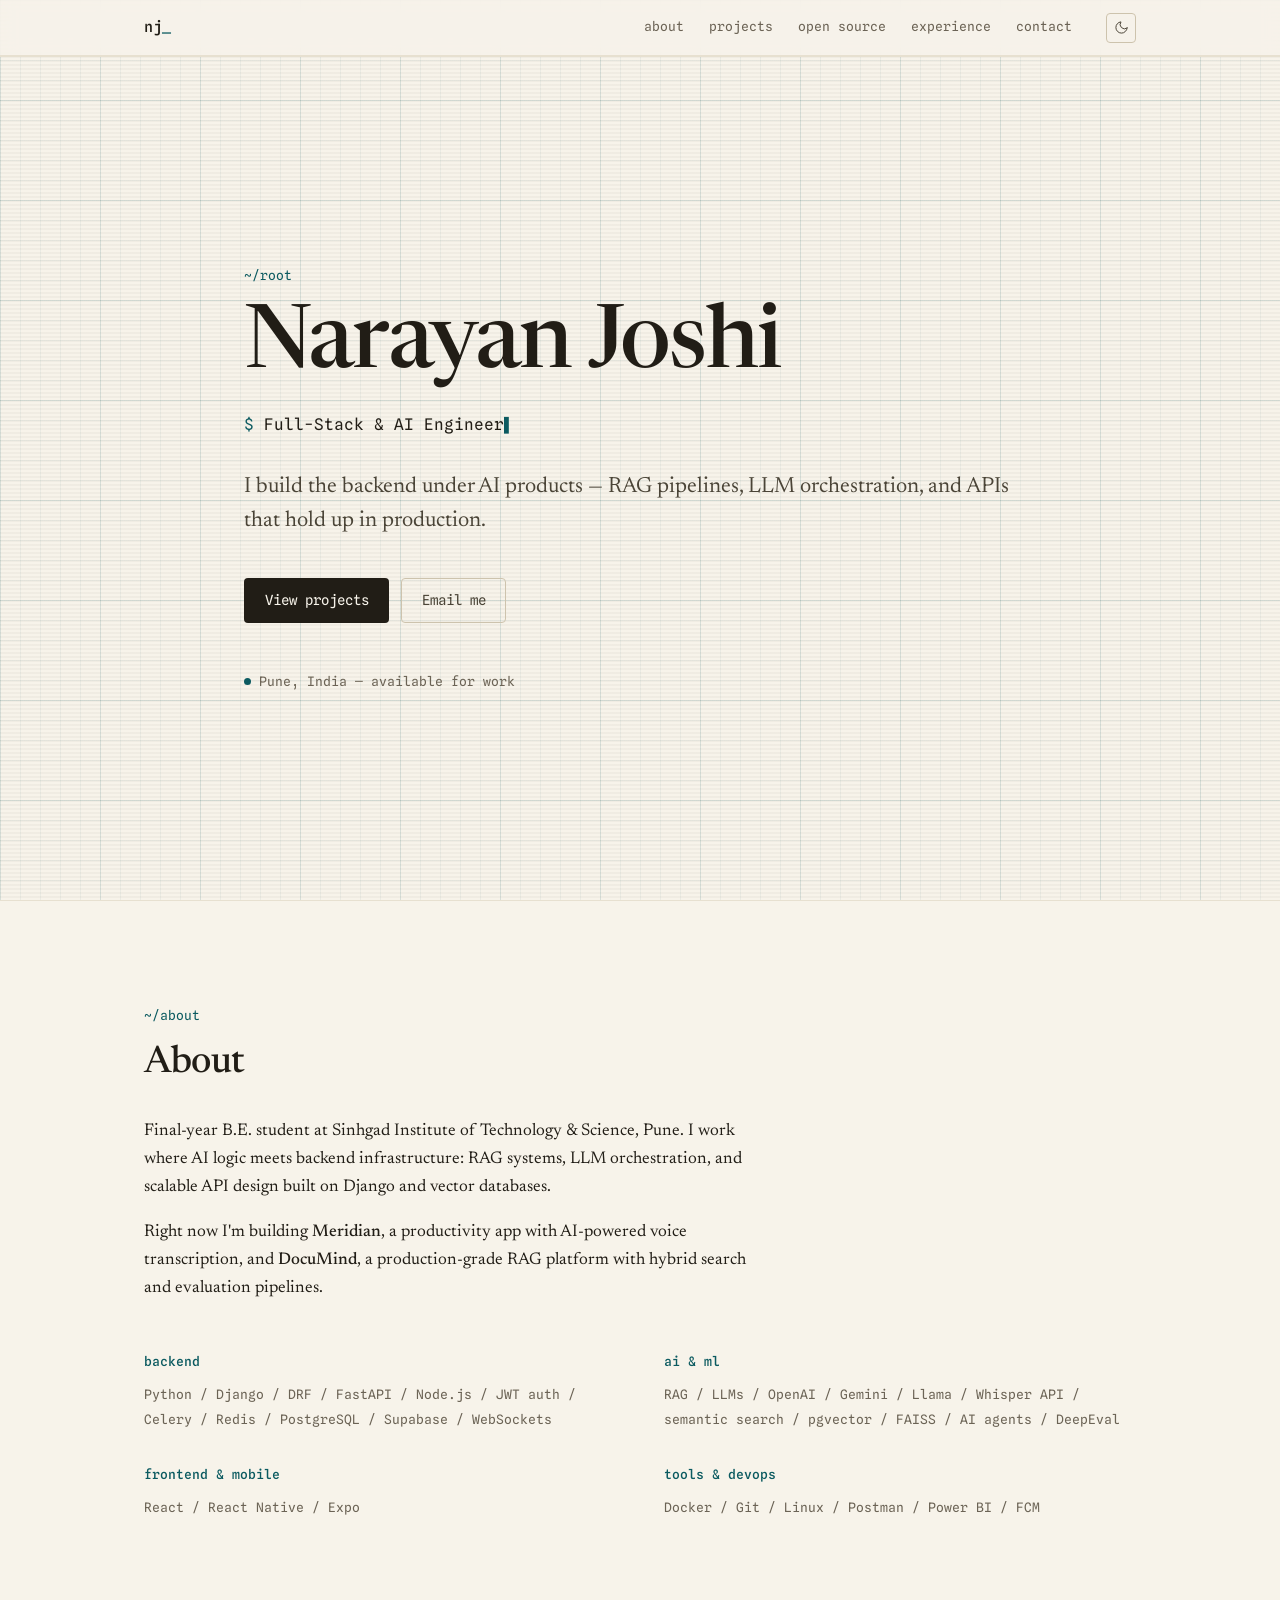
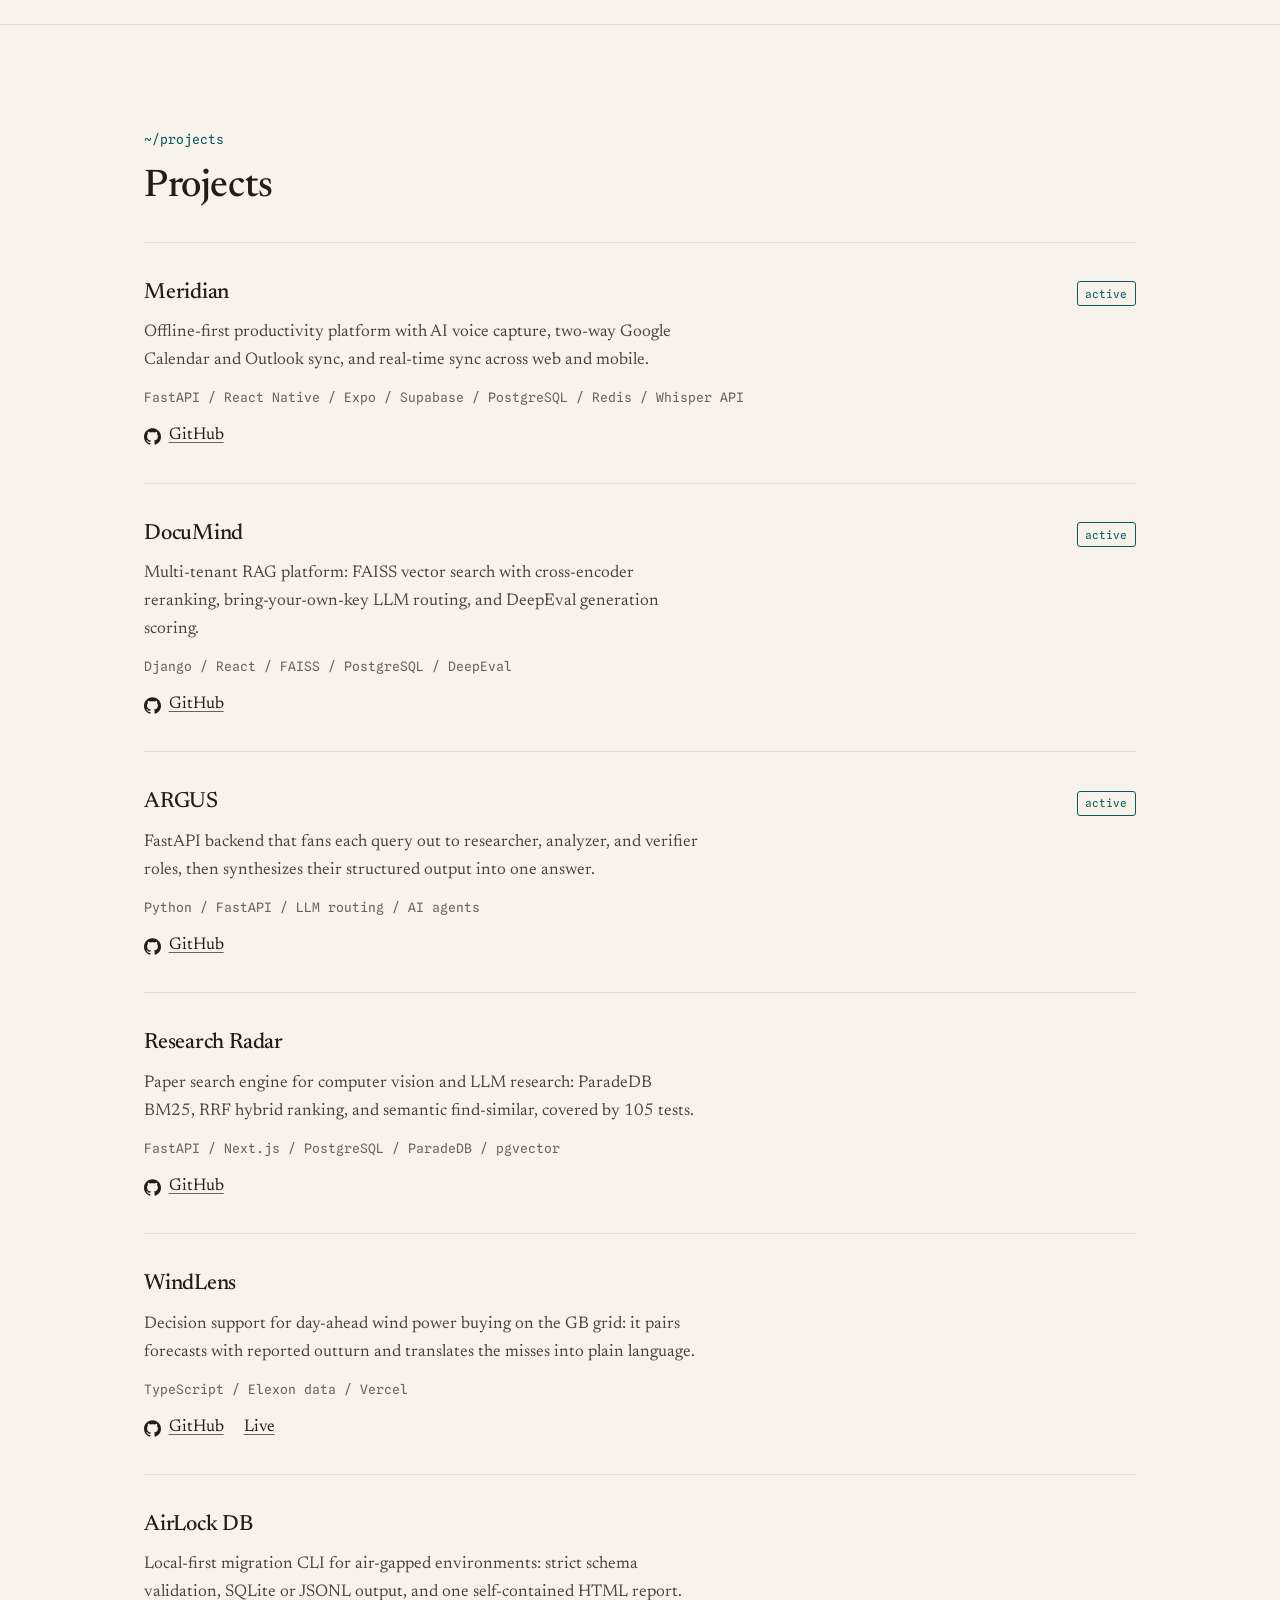
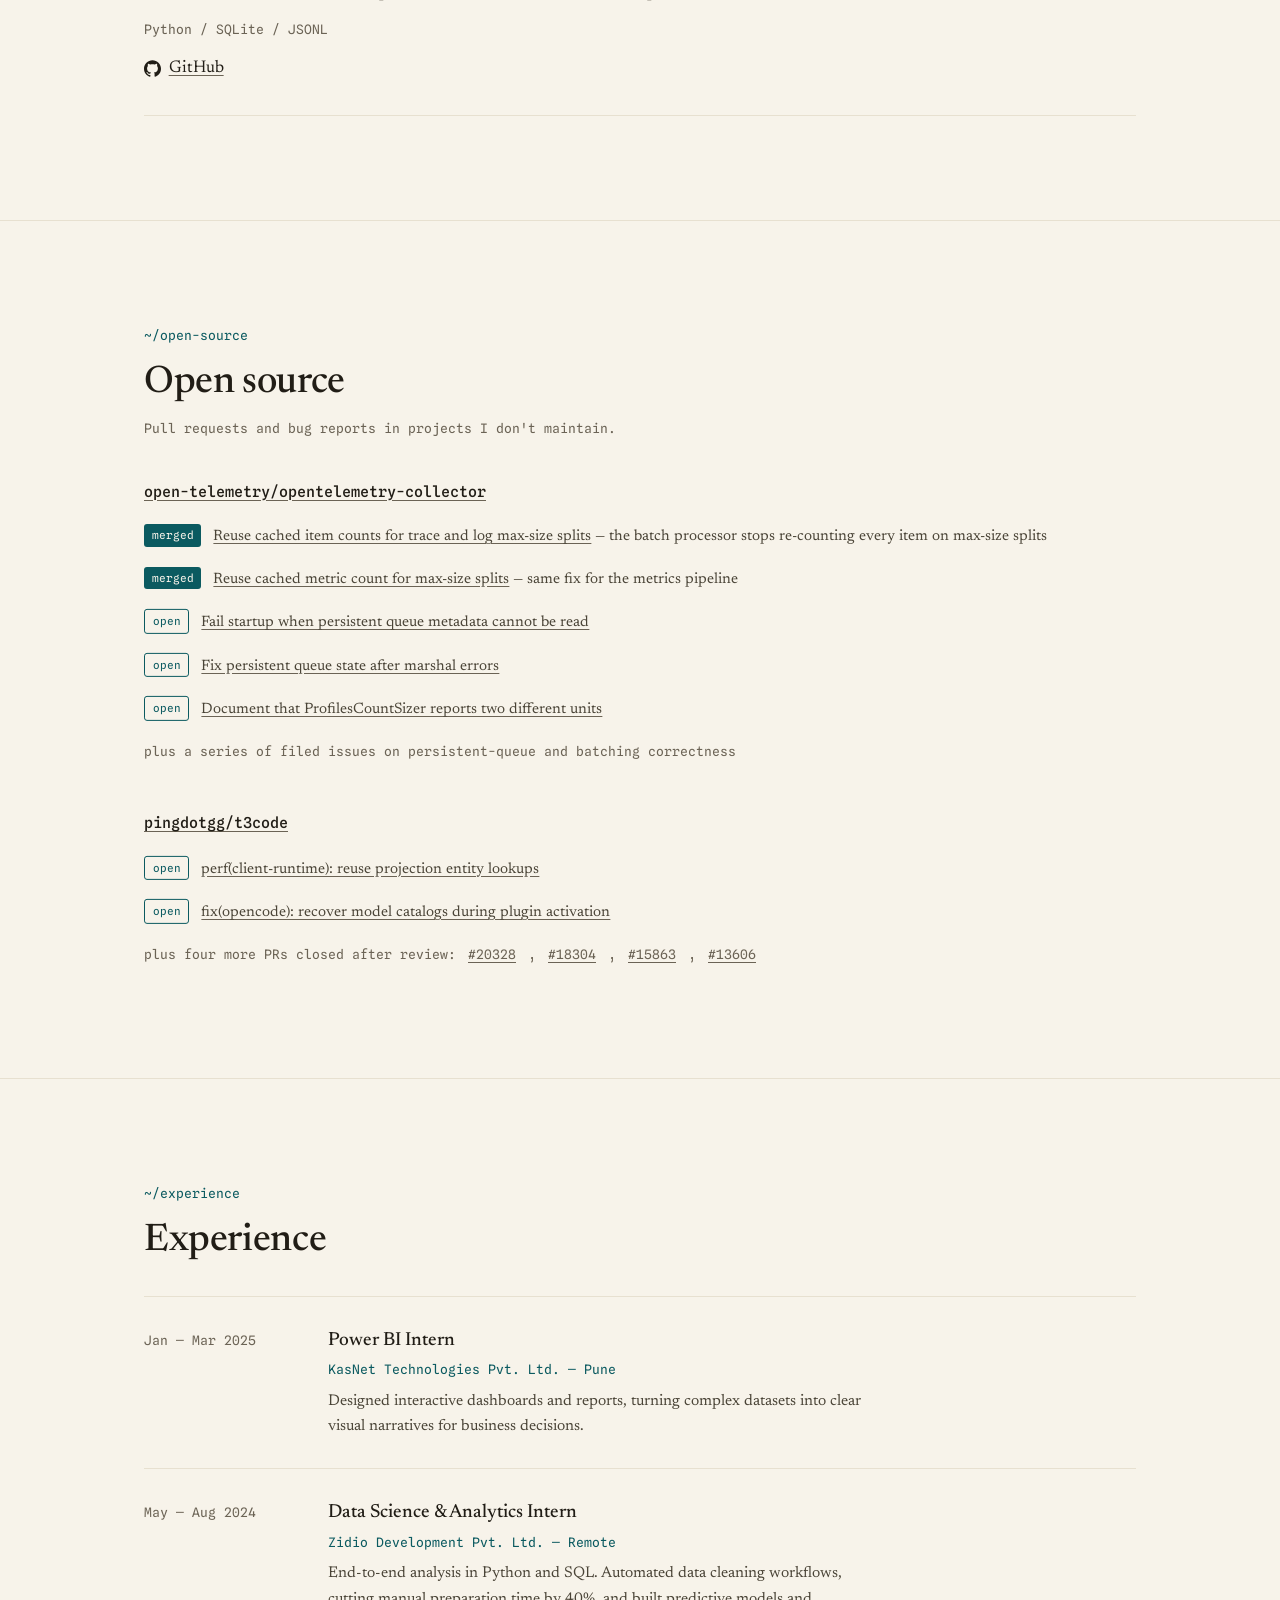
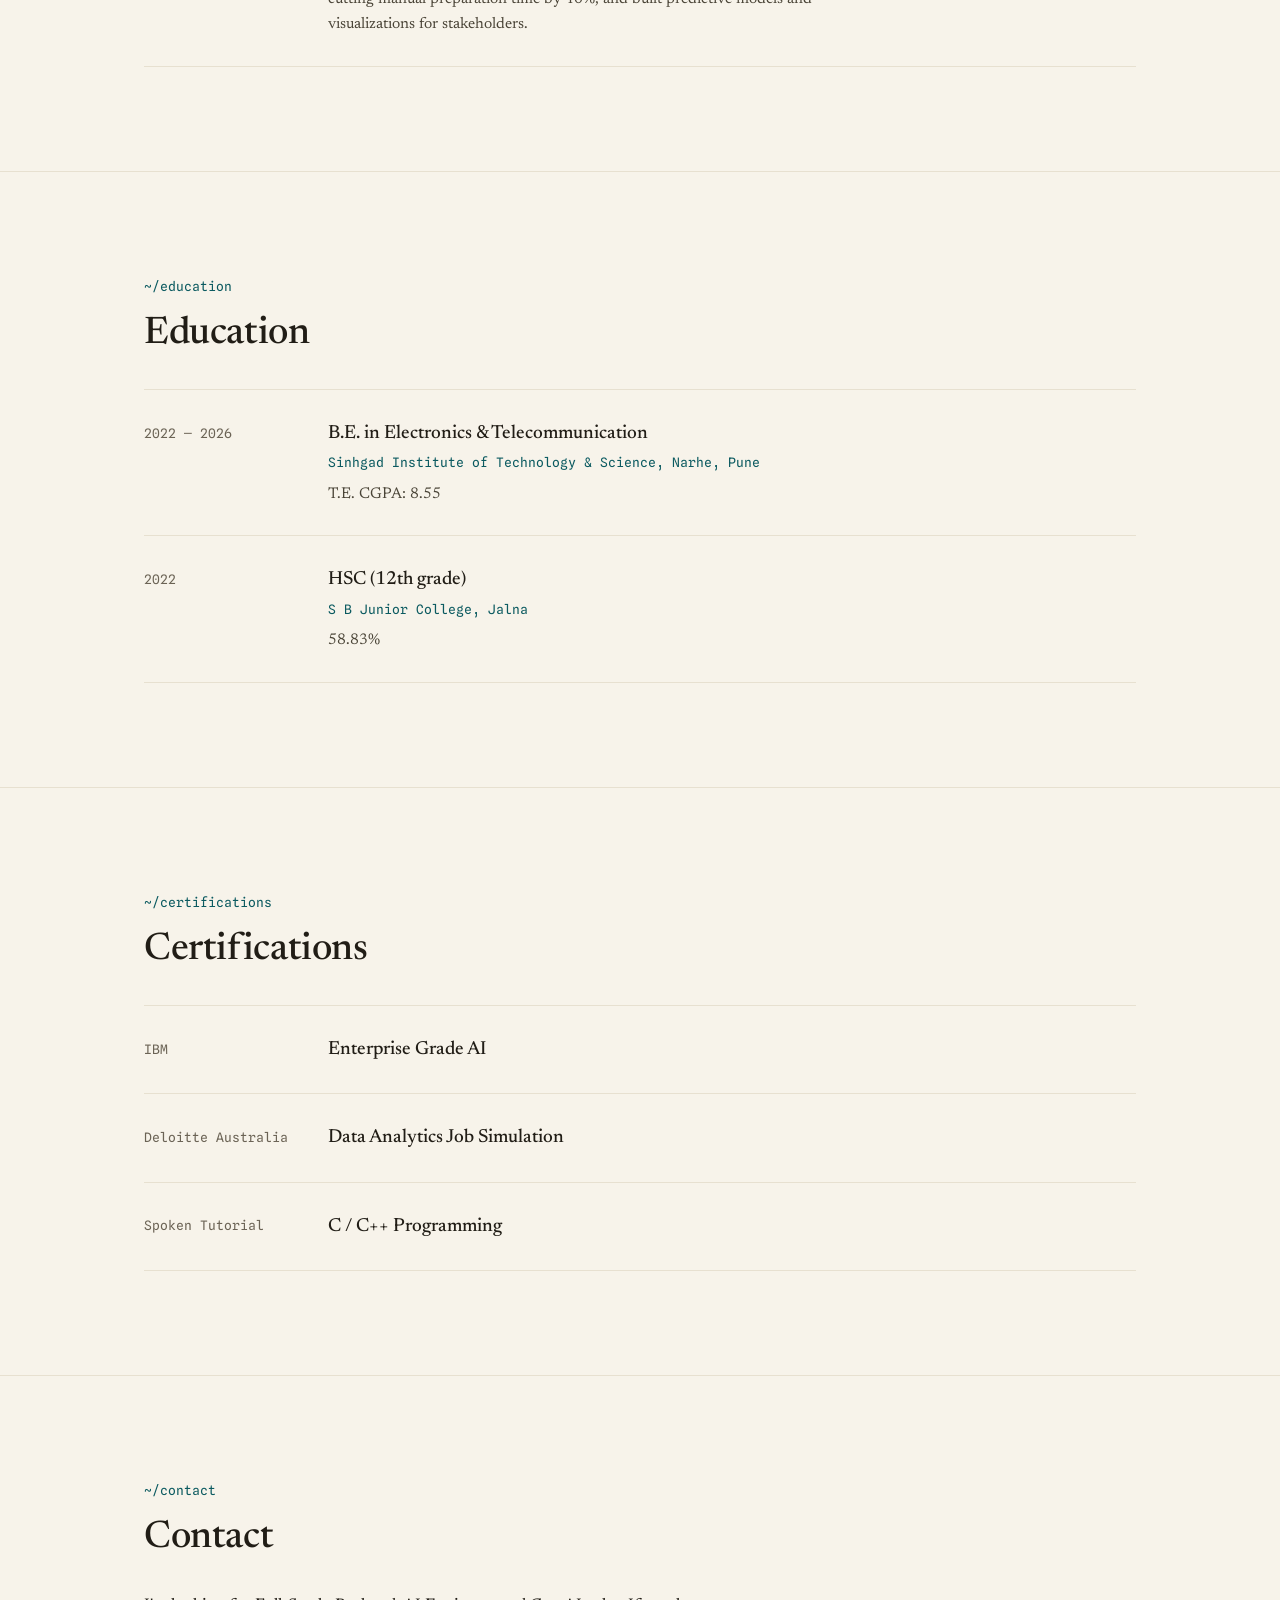
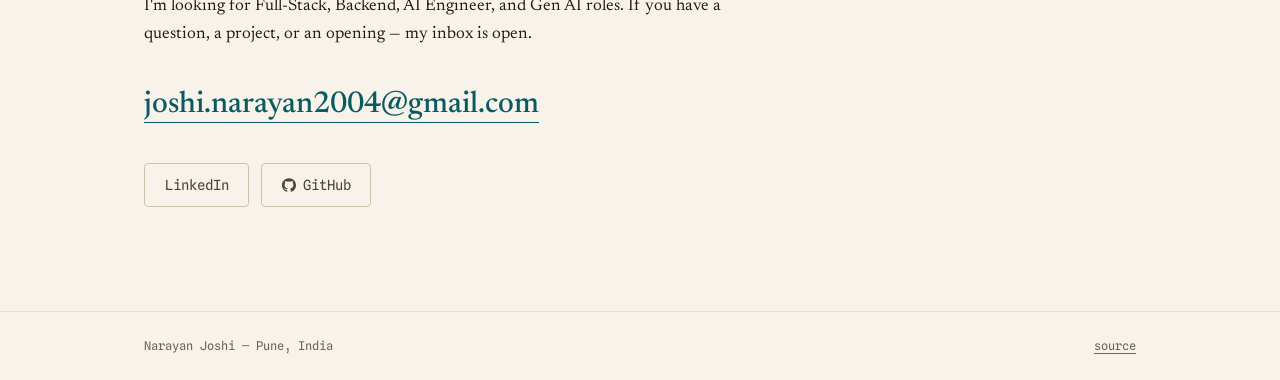
<file: index.html>
<!DOCTYPE html>
<html lang="en">
<head>
  <meta charset="UTF-8">
  <meta name="viewport" content="width=device-width, initial-scale=1.0">
  <title>Narayan Joshi — Full-Stack &amp; AI Engineer</title>
  <meta name="description" content="Portfolio of Narayan Joshi — full-stack and AI engineer building RAG systems, LLM orchestration, and the APIs underneath them.">
  <link rel="canonical" href="https://narayan-joshi.netlify.app/">
  <meta name="theme-color" media="(prefers-color-scheme: light)" content="#f7f3ea">
  <meta name="theme-color" media="(prefers-color-scheme: dark)" content="#141816">

  <meta property="og:type" content="website">
  <meta property="og:site_name" content="Narayan Joshi">
  <meta property="og:title" content="Narayan Joshi — Full-Stack &amp; AI Engineer">
  <meta property="og:description" content="RAG systems, LLM orchestration, and the backend infrastructure underneath them.">
  <meta property="og:url" content="https://narayan-joshi.netlify.app/">
  <meta property="og:image" content="https://narayan-joshi.netlify.app/og-image.png">
  <meta property="og:image:width" content="1200">
  <meta property="og:image:height" content="630">
  <meta property="og:image:alt" content="Narayan Joshi — Full-Stack &amp; AI Engineer">
  <meta name="twitter:card" content="summary_large_image">
  <meta name="twitter:title" content="Narayan Joshi — Full-Stack &amp; AI Engineer">
  <meta name="twitter:description" content="RAG systems, LLM orchestration, and the backend infrastructure underneath them.">
  <meta name="twitter:image" content="https://narayan-joshi.netlify.app/og-image.png">

  <link rel="icon" href="favicon.svg" type="image/svg+xml">
  <link rel="icon" href="favicon.png" type="image/png" sizes="32x32">
  <link rel="apple-touch-icon" href="apple-touch-icon.png">

  <script>
    (function () {
      document.documentElement.classList.add('js');
      try {
        var t = localStorage.getItem('theme');
        if (t === 'dark' || t === 'light') document.documentElement.dataset.theme = t;
      } catch (e) { /* storage unavailable — fall back to system preference */ }
    })();
  </script>

  <link rel="preconnect" href="https://fonts.googleapis.com">
  <link rel="preconnect" href="https://fonts.gstatic.com" crossorigin>
  <link rel="stylesheet" href="https://fonts.googleapis.com/css2?family=Newsreader:opsz,wght@6..72,400;6..72,500;6..72,600&family=Spline+Sans+Mono:wght@400;500&display=swap">
  <link rel="stylesheet" href="style.css">
</head>
<body>
<svg xmlns="http://www.w3.org/2000/svg" style="position:absolute;width:0;height:0;overflow:hidden" aria-hidden="true">
  <symbol id="i-github" viewBox="0 0 24 24">
    <path d="M12 .297c-6.63 0-12 5.373-12 12 0 5.303 3.438 9.8 8.205 11.385.6.113.82-.258.82-.577 0-.285-.01-1.04-.015-2.04-3.338.724-4.042-1.61-4.042-1.61C4.422 18.07 3.633 17.7 3.633 17.7c-1.087-.744.084-.729.084-.729 1.205.084 1.838 1.236 1.838 1.236 1.07 1.835 2.809 1.305 3.495.998.108-.776.417-1.305.76-1.605-2.665-.3-5.466-1.332-5.466-5.93 0-1.31.465-2.38 1.235-3.22-.135-.303-.54-1.523.105-3.176 0 0 1.005-.322 3.3 1.23.96-.267 1.98-.399 3-.405 1.02.006 2.04.138 3 .405 2.28-1.552 3.285-1.23 3.285-1.23.645 1.653.24 2.873.12 3.176.765.84 1.23 1.91 1.23 3.22 0 4.61-2.805 5.625-5.475 5.92.42.36.81 1.096.81 2.22 0 1.606-.015 2.896-.015 3.286 0 .315.21.69.825.57C20.565 22.092 24 17.592 24 12.297c0-6.627-5.373-12-12-12"/>
  </symbol>
  <symbol id="i-moon" viewBox="0 0 24 24">
    <path d="M21 12.79A9 9 0 1 1 11.21 3 7 7 0 0 0 21 12.79z"/>
  </symbol>
  <symbol id="i-sun" viewBox="0 0 24 24">
    <circle cx="12" cy="12" r="5"/>
    <line x1="12" y1="1" x2="12" y2="3"/>
    <line x1="12" y1="21" x2="12" y2="23"/>
    <line x1="4.22" y1="4.22" x2="5.64" y2="5.64"/>
    <line x1="18.36" y1="18.36" x2="19.78" y2="19.78"/>
    <line x1="1" y1="12" x2="3" y2="12"/>
    <line x1="21" y1="12" x2="23" y2="12"/>
    <line x1="4.22" y1="19.78" x2="5.64" y2="18.36"/>
    <line x1="18.36" y1="5.64" x2="19.78" y2="4.22"/>
  </symbol>
</svg>
<a class="skip-link" href="#main">Skip to content</a>

<header class="site-header">
  <div class="wrap header-inner">
    <a class="brand" href="#top">nj<span class="brand-cursor" aria-hidden="true">_</span></a>
    <nav class="site-nav" id="site-nav" aria-label="Main">
      <ul>
        <li><a href="#about">about</a></li>
        <li><a href="#projects">projects</a></li>
        <li><a href="#open-source">open source</a></li>
        <li><a href="#experience">experience</a></li>
        <li><a href="#contact">contact</a></li>
      </ul>
    </nav>
    <div class="header-actions">
      <button class="theme-toggle" id="theme-toggle" type="button" aria-label="Switch to dark theme">
        <svg class="i-moon" aria-hidden="true"><use href="#i-moon"/></svg>
        <svg class="i-sun" aria-hidden="true"><use href="#i-sun"/></svg>
      </button>
      <button class="menu-toggle" id="menu-toggle" type="button" aria-expanded="false" aria-controls="site-nav">menu</button>
    </div>
  </div>
</header>

<main id="main">

<!-- HERO -->
<section class="hero" id="top" aria-labelledby="hero-title">
  <div class="wrap">
    <p class="kicker" aria-hidden="true">~/root</p>
    <h1 id="hero-title">Narayan Joshi</h1>
    <p class="role">
      <span class="sr-only">Full-Stack &amp; AI Engineer</span>
      <span aria-hidden="true"><span class="role-prompt">$</span> <span id="role-val">Full-Stack &amp; AI Engineer</span><span class="type-cursor" id="type-cursor">▌</span></span>
    </p>
    <p class="lede">
      I build the backend under AI products — RAG pipelines, LLM orchestration,
      and APIs that hold up in production.
    </p>
    <div class="cta-row">
      <a class="btn primary" href="#projects">View projects</a>
      <a class="btn ghost" href="mailto:joshi.narayan2004@gmail.com">Email me</a>
    </div>
    <p class="hero-meta">Pune, India — available for work</p>
  </div>
</section>

<!-- ABOUT -->
<section id="about" aria-labelledby="about-title">
  <div class="wrap">
    <p class="kicker" aria-hidden="true">~/about</p>
    <h2 id="about-title">About</h2>
    <div class="prose reveal">
      <p>
        Final-year B.E. student at Sinhgad Institute of Technology &amp; Science, Pune.
        I work where AI logic meets backend infrastructure: RAG systems, LLM
        orchestration, and scalable API design built on Django and vector databases.
      </p>
      <p>
        Right now I'm building <strong>Meridian</strong>, a productivity app with
        AI-powered voice transcription, and <strong>DocuMind</strong>, a
        production-grade RAG platform with hybrid search and evaluation pipelines.
      </p>
    </div>
    <div class="skills reveal">
      <div class="skill-cluster">
        <h3>backend</h3>
        <p>Python / Django / DRF / FastAPI / Node.js / JWT auth / Celery / Redis / PostgreSQL / Supabase / WebSockets</p>
      </div>
      <div class="skill-cluster">
        <h3>ai &amp; ml</h3>
        <p>RAG / LLMs / OpenAI / Gemini / Llama / Whisper API / semantic search / pgvector / FAISS / AI agents / DeepEval</p>
      </div>
      <div class="skill-cluster">
        <h3>frontend &amp; mobile</h3>
        <p>React / React Native / Expo</p>
      </div>
      <div class="skill-cluster">
        <h3>tools &amp; devops</h3>
        <p>Docker / Git / Linux / Postman / Power BI / FCM</p>
      </div>
    </div>
  </div>
</section>

<!-- PROJECTS -->
<section id="projects" aria-labelledby="projects-title">
  <div class="wrap">
    <p class="kicker" aria-hidden="true">~/projects</p>
    <h2 id="projects-title">Projects</h2>

    <div class="project-list">

      <article class="project reveal">
        <div class="project-head">
          <h3>Meridian</h3>
          <span class="status">active</span>
        </div>
        <p class="project-desc">
          Offline-first productivity platform with AI voice capture, two-way Google
          Calendar and Outlook sync, and real-time sync across web and mobile.
        </p>
        <p class="stack">FastAPI / React Native / Expo / Supabase / PostgreSQL / Redis / Whisper API</p>
        <p class="links"><a href="https://github.com/Narayan201120/meridian"><svg class="gh-mark" aria-hidden="true"><use href="#i-github"/></svg>GitHub</a></p>
      </article>

      <article class="project reveal">
        <div class="project-head">
          <h3>DocuMind</h3>
          <span class="status">active</span>
        </div>
        <p class="project-desc">
          Multi-tenant RAG platform: FAISS vector search with cross-encoder
          reranking, bring-your-own-key LLM routing, and DeepEval generation scoring.
        </p>
        <p class="stack">Django / React / FAISS / PostgreSQL / DeepEval</p>
        <p class="links"><a href="https://github.com/Narayan201120/rag_web_app"><svg class="gh-mark" aria-hidden="true"><use href="#i-github"/></svg>GitHub</a></p>
      </article>

      <article class="project reveal">
        <div class="project-head">
          <h3>ARGUS</h3>
          <span class="status">active</span>
        </div>
        <p class="project-desc">
          FastAPI backend that fans each query out to researcher, analyzer, and
          verifier roles, then synthesizes their structured output into one answer.
        </p>
        <p class="stack">Python / FastAPI / LLM routing / AI agents</p>
        <p class="links"><a href="https://github.com/Narayan201120/argus"><svg class="gh-mark" aria-hidden="true"><use href="#i-github"/></svg>GitHub</a></p>
      </article>

      <article class="project reveal">
        <div class="project-head">
          <h3>Research Radar</h3>
        </div>
        <p class="project-desc">
          Paper search engine for computer vision and LLM research: ParadeDB BM25,
          RRF hybrid ranking, and semantic find-similar, covered by 105 tests.
        </p>
        <p class="stack">FastAPI / Next.js / PostgreSQL / ParadeDB / pgvector</p>
        <p class="links"><a href="https://github.com/Narayan201120/research-radar"><svg class="gh-mark" aria-hidden="true"><use href="#i-github"/></svg>GitHub</a></p>
      </article>

      <article class="project reveal">
        <div class="project-head">
          <h3>WindLens</h3>
        </div>
        <p class="project-desc">
          Decision support for day-ahead wind power buying on the GB grid: it pairs
          forecasts with reported outturn and translates the misses into plain language.
        </p>
        <p class="stack">TypeScript / Elexon data / Vercel</p>
        <p class="links">
          <a href="https://github.com/Narayan201120/tcnswzd"><svg class="gh-mark" aria-hidden="true"><use href="#i-github"/></svg>GitHub</a>
          <a href="https://windlens-dayahead.vercel.app">Live</a>
        </p>
      </article>

      <article class="project reveal">
        <div class="project-head">
          <h3>AirLock DB</h3>
        </div>
        <p class="project-desc">
          Local-first migration CLI for air-gapped environments: strict schema
          validation, SQLite or JSONL output, and one self-contained HTML report.
        </p>
        <p class="stack">Python / SQLite / JSONL</p>
        <p class="links"><a href="https://github.com/Narayan201120/airlock-db"><svg class="gh-mark" aria-hidden="true"><use href="#i-github"/></svg>GitHub</a></p>
      </article>

    </div>
  </div>
</section>

<!-- OPEN SOURCE -->
<section id="open-source" aria-labelledby="oss-title">
  <div class="wrap">
    <p class="kicker" aria-hidden="true">~/open-source</p>
    <h2 id="oss-title">Open source</h2>
    <p class="section-note">Pull requests and bug reports in projects I don't maintain.</p>

    <div class="oss-group reveal">
      <h3 class="oss-repo"><a href="https://github.com/open-telemetry/opentelemetry-collector">open-telemetry/opentelemetry-collector</a></h3>
      <ul class="oss-list">
        <li>
          <span class="badge merged">merged</span>
          <span class="oss-what"><a href="https://github.com/open-telemetry/opentelemetry-collector/pull/16034">Reuse cached item counts for trace and log max-size splits</a> — the batch processor stops re-counting every item on max-size splits</span>
        </li>
        <li>
          <span class="badge merged">merged</span>
          <span class="oss-what"><a href="https://github.com/open-telemetry/opentelemetry-collector/pull/16013">Reuse cached metric count for max-size splits</a> — same fix for the metrics pipeline</span>
        </li>
        <li>
          <span class="badge open">open</span>
          <span class="oss-what"><a href="https://github.com/open-telemetry/opentelemetry-collector/pull/16230">Fail startup when persistent queue metadata cannot be read</a></span>
        </li>
        <li>
          <span class="badge open">open</span>
          <span class="oss-what"><a href="https://github.com/open-telemetry/opentelemetry-collector/pull/16229">Fix persistent queue state after marshal errors</a></span>
        </li>
        <li>
          <span class="badge open">open</span>
          <span class="oss-what"><a href="https://github.com/open-telemetry/opentelemetry-collector/pull/16071">Document that ProfilesCountSizer reports two different units</a></span>
        </li>
        <li class="oss-extra">plus a series of filed issues on persistent-queue and batching correctness</li>
      </ul>
    </div>

    <div class="oss-group reveal">
      <h3 class="oss-repo"><a href="https://github.com/pingdotgg/t3code">pingdotgg/t3code</a></h3>
      <ul class="oss-list">
        <li>
          <span class="badge open">open</span>
          <span class="oss-what"><a href="https://github.com/pingdotgg/t3code/pull/25374">perf(client-runtime): reuse projection entity lookups</a></span>
        </li>
        <li>
          <span class="badge open">open</span>
          <span class="oss-what"><a href="https://github.com/pingdotgg/t3code/pull/21100">fix(opencode): recover model catalogs during plugin activation</a></span>
        </li>
        <li class="oss-extra">plus four more PRs closed after review: <a href="https://github.com/pingdotgg/t3code/pull/20328">#20328</a>, <a href="https://github.com/pingdotgg/t3code/pull/18304">#18304</a>, <a href="https://github.com/pingdotgg/t3code/pull/15863">#15863</a>, <a href="https://github.com/pingdotgg/t3code/pull/13606">#13606</a></li>
      </ul>
    </div>
  </div>
</section>

<!-- EXPERIENCE -->
<section id="experience" aria-labelledby="experience-title">
  <div class="wrap">
    <p class="kicker" aria-hidden="true">~/experience</p>
    <h2 id="experience-title">Experience</h2>
    <div class="row-list">
      <article class="row-entry reveal">
        <p class="row-dates">Jan — Mar 2025</p>
        <div class="row-body">
          <h3>Power BI Intern</h3>
          <p class="row-org">KasNet Technologies Pvt. Ltd. — Pune</p>
          <p class="row-desc">Designed interactive dashboards and reports, turning complex datasets into clear visual narratives for business decisions.</p>
        </div>
      </article>
      <article class="row-entry reveal">
        <p class="row-dates">May — Aug 2024</p>
        <div class="row-body">
          <h3>Data Science &amp; Analytics Intern</h3>
          <p class="row-org">Zidio Development Pvt. Ltd. — Remote</p>
          <p class="row-desc">End-to-end analysis in Python and SQL. Automated data cleaning workflows, cutting manual preparation time by 40%, and built predictive models and visualizations for stakeholders.</p>
        </div>
      </article>
    </div>
  </div>
</section>

<!-- EDUCATION -->
<section id="education" aria-labelledby="education-title">
  <div class="wrap">
    <p class="kicker" aria-hidden="true">~/education</p>
    <h2 id="education-title">Education</h2>
    <div class="row-list">
      <article class="row-entry reveal">
        <p class="row-dates">2022 — 2026</p>
        <div class="row-body">
          <h3>B.E. in Electronics &amp; Telecommunication</h3>
          <p class="row-org">Sinhgad Institute of Technology &amp; Science, Narhe, Pune</p>
          <p class="row-desc">T.E. CGPA: 8.55</p>
        </div>
      </article>
      <article class="row-entry reveal">
        <p class="row-dates">2022</p>
        <div class="row-body">
          <h3>HSC (12th grade)</h3>
          <p class="row-org">S B Junior College, Jalna</p>
          <p class="row-desc">58.83%</p>
        </div>
      </article>
    </div>
  </div>
</section>

<!-- CERTIFICATIONS -->
<section id="certifications" aria-labelledby="certifications-title">
  <div class="wrap">
    <p class="kicker" aria-hidden="true">~/certifications</p>
    <h2 id="certifications-title">Certifications</h2>
    <div class="row-list">
      <article class="row-entry reveal">
        <p class="row-dates">IBM</p>
        <div class="row-body">
          <h3>Enterprise Grade AI</h3>
        </div>
      </article>
      <article class="row-entry reveal">
        <p class="row-dates">Deloitte Australia</p>
        <div class="row-body">
          <h3>Data Analytics Job Simulation</h3>
        </div>
      </article>
      <article class="row-entry reveal">
        <p class="row-dates">Spoken Tutorial</p>
        <div class="row-body">
          <h3>C / C++ Programming</h3>
        </div>
      </article>
    </div>
  </div>
</section>

<!-- CONTACT -->
<section id="contact" aria-labelledby="contact-title">
  <div class="wrap">
    <p class="kicker" aria-hidden="true">~/contact</p>
    <h2 id="contact-title">Contact</h2>
    <div class="prose reveal">
      <p>
        I'm looking for Full-Stack, Backend, AI Engineer, and Gen AI roles.
        If you have a question, a project, or an opening — my inbox is open.
      </p>
    </div>
    <p class="contact-email"><a href="mailto:joshi.narayan2004@gmail.com">joshi.narayan2004@gmail.com</a></p>
    <p class="contact-links">
      <a class="btn ghost" href="https://www.linkedin.com/in/narayan-joshi-85227425a">LinkedIn</a>
      <a class="btn ghost" href="https://github.com/Narayan201120"><svg class="gh-mark" aria-hidden="true"><use href="#i-github"/></svg>GitHub</a>
    </p>
  </div>
</section>

</main>

<footer class="site-footer">
  <div class="wrap footer-inner">
    <span>Narayan Joshi — Pune, India</span>
    <span><a href="https://github.com/Narayan201120/Portfolio_2">source</a></span>
  </div>
</footer>

<script src="main.js" defer></script>
</body>
</html>
</file>
<file: style.css>
/* ==========================================================
   NARAYAN JOSHI — engineer's paper
   Editorial serif + mono terminal thread. Light default,
   dark via system preference or persisted toggle.
   ========================================================== */

:root {
  --paper: #f7f3ea;
  --ink: #211d16;
  --ink-soft: #4a4437;
  --ink-2: #6b6355;
  --line: #e7e0d0;
  --line-strong: #cdc3ad;
  --wash: #efe8d8;
  --accent: #0b5a60;
  --accent-soft: #e3e8e2;
  --grid: rgba(11, 90, 96, 0.05);
  --grid-strong: rgba(11, 90, 96, 0.09);
  --scanline: rgba(33, 29, 22, 0.03);
  --header-bg: rgba(247, 243, 234, 0.86);
  --serif: 'Newsreader', Georgia, 'Times New Roman', serif;
  --mono: 'Spline Sans Mono', ui-monospace, 'Cascadia Mono', Consolas, monospace;
  --ease: cubic-bezier(0.22, 1, 0.36, 1);
  --header-h: 3.5rem;
}

:root[data-theme='dark'] {
  --paper: #141816;
  --ink: #e8ece9;
  --ink-soft: #c3cac5;
  --ink-2: #9ba49e;
  --line: #272d29;
  --line-strong: #3a423d;
  --wash: #1b201d;
  --accent: #63c7b8;
  --accent-soft: #1d2b28;
  --grid: rgba(99, 199, 184, 0.04);
  --grid-strong: rgba(99, 199, 184, 0.075);
  --scanline: rgba(0, 0, 0, 0.06);
  --header-bg: rgba(20, 24, 22, 0.86);
}

@media (prefers-color-scheme: dark) {
  :root:not([data-theme='light']) {
    --paper: #141816;
    --ink: #e8ece9;
    --ink-soft: #c3cac5;
    --ink-2: #9ba49e;
    --line: #272d29;
    --line-strong: #3a423d;
    --wash: #1b201d;
    --accent: #63c7b8;
    --accent-soft: #1d2b28;
    --grid: rgba(99, 199, 184, 0.04);
    --grid-strong: rgba(99, 199, 184, 0.075);
    --scanline: rgba(0, 0, 0, 0.06);
    --header-bg: rgba(20, 24, 22, 0.86);
  }
}

*, *::before, *::after { margin: 0; padding: 0; box-sizing: border-box; }

html {
  -webkit-font-smoothing: antialiased;
  text-size-adjust: 100%;
}
@media (prefers-reduced-motion: no-preference) {
  html { scroll-behavior: smooth; }
}

body {
  background: var(--paper);
  color: var(--ink);
  font-family: var(--serif);
  font-size: 1.0625rem;
  line-height: 1.65;
  transition: background 0.3s ease, color 0.3s ease;
}

/* --- terminal background: blueprint grid + scanlines --- */
body::before {
  content: '';
  position: fixed;
  inset: 0;
  z-index: -2;
  pointer-events: none;
  background-image:
    linear-gradient(var(--grid) 1px, transparent 1px),
    linear-gradient(90deg, var(--grid) 1px, transparent 1px),
    linear-gradient(var(--grid-strong) 1px, transparent 1px),
    linear-gradient(90deg, var(--grid-strong) 1px, transparent 1px);
  background-size:
    20px 20px,
    20px 20px,
    100px 100px,
    100px 100px;
}
body::after {
  content: '';
  position: fixed;
  inset: 0;
  z-index: -1;
  pointer-events: none;
  background: repeating-linear-gradient(
    0deg,
    transparent,
    transparent 2px,
    var(--scanline) 2px,
    var(--scanline) 4px
  );
}

::selection { background: var(--accent); color: var(--paper); }

a { color: inherit; }
a:focus-visible, button:focus-visible {
  outline: 2px solid var(--accent);
  outline-offset: 3px;
  border-radius: 2px;
}

.sr-only {
  position: absolute;
  width: 1px; height: 1px;
  padding: 0; margin: -1px;
  overflow: hidden;
  clip: rect(0 0 0 0);
  white-space: nowrap;
  border: 0;
}

.skip-link {
  position: fixed;
  top: 0.75rem; left: 0.75rem;
  z-index: 200;
  padding: 0.6em 1em;
  background: var(--ink);
  color: var(--paper);
  font-family: var(--mono);
  font-size: 0.8125rem;
  border-radius: 4px;
  transform: translateY(-300%);
  transition: transform 0.2s var(--ease);
}
.skip-link:focus { transform: translateY(0); }

.wrap {
  max-width: 68rem;
  margin-inline: auto;
  padding-inline: clamp(1.25rem, 5vw, 3rem);
}

/* --- header --- */
.site-header {
  position: sticky;
  top: 0;
  z-index: 100;
  height: var(--header-h);
  background: var(--header-bg);
  backdrop-filter: blur(8px);
  -webkit-backdrop-filter: blur(8px);
  border-bottom: 1px solid var(--line);
  transition: background 0.3s ease;
}
.header-inner {
  height: 100%;
  display: flex;
  align-items: center;
  gap: 1.5rem;
}
.brand {
  font-family: var(--mono);
  font-size: 0.9375rem;
  font-weight: 500;
  text-decoration: none;
}
.brand-cursor { color: var(--accent); animation: blink 1.2s step-end infinite; }
@keyframes blink { 0%, 100% { opacity: 1; } 50% { opacity: 0; } }

.site-nav { margin-left: auto; }
.site-nav ul {
  display: flex;
  gap: 0.25rem;
  list-style: none;
}
.site-nav a {
  font-family: var(--mono);
  font-size: 0.8125rem;
  padding: 0.45em 0.8em;
  color: var(--ink-2);
  text-decoration: none;
  border-radius: 4px;
  transition: color 0.2s ease, background 0.2s ease;
}
.site-nav a:hover, .site-nav a.active {
  color: var(--accent);
  background: var(--accent-soft);
}

.header-actions {
  display: flex;
  align-items: center;
  gap: 0.375rem;
}
.theme-toggle, .menu-toggle {
  font-family: var(--mono);
  font-size: 0.8125rem;
  padding: 0.45em 0.8em;
  background: none;
  border: 1px solid var(--line-strong);
  border-radius: 4px;
  color: var(--ink-soft);
  cursor: pointer;
  transition: color 0.2s ease, border-color 0.2s ease;
}
.theme-toggle:hover, .menu-toggle:hover {
  color: var(--accent);
  border-color: var(--accent);
}
.theme-toggle {
  display: inline-flex;
  align-items: center;
  justify-content: center;
  padding: 0.5em;
}
.theme-toggle svg {
  width: 15px;
  height: 15px;
  fill: none;
  stroke: currentColor;
  stroke-width: 1.6;
  stroke-linecap: round;
  stroke-linejoin: round;
}
.theme-toggle .i-sun { display: none; }
:root[data-theme='dark'] .theme-toggle .i-sun { display: block; }
:root[data-theme='dark'] .theme-toggle .i-moon { display: none; }
@media (prefers-color-scheme: dark) {
  :root:not([data-theme='light']) .theme-toggle .i-sun { display: block; }
  :root:not([data-theme='light']) .theme-toggle .i-moon { display: none; }
}
html:not(.js) .theme-toggle { display: none; }
.menu-toggle { display: none; }

/* --- hero --- */
.hero {
  min-height: 100vh;
  min-height: calc(100svh - var(--header-h));
  display: flex;
  align-items: center;
  padding-block: 4rem;
}
.kicker {
  font-family: var(--mono);
  font-size: 0.8125rem;
  color: var(--accent);
  margin-bottom: 1rem;
}
.hero h1 {
  font-size: clamp(3.25rem, 9vw, 5.5rem);
  font-weight: 500;
  line-height: 1.02;
  letter-spacing: -0.02em;
}
.role {
  font-family: var(--mono);
  font-size: 1rem;
  margin-top: 1.25rem;
  min-height: 1.6em;
}
.role-prompt { color: var(--accent); }
.type-cursor { color: var(--accent); }
@media (prefers-reduced-motion: no-preference) {
  .type-cursor { animation: blink 1.1s step-end infinite; }
}
@media (prefers-reduced-motion: reduce) {
  .type-cursor { display: none; }
}
.lede {
  font-size: clamp(1.1875rem, 2.2vw, 1.375rem);
  line-height: 1.55;
  color: var(--ink-soft);
  max-width: 36em;
  margin-top: 2rem;
}
.cta-row {
  display: flex;
  flex-wrap: wrap;
  gap: 0.75rem;
  margin-top: 2.5rem;
}
.hero-meta {
  font-family: var(--mono);
  font-size: 0.8125rem;
  color: var(--ink-2);
  margin-top: 3rem;
  display: flex;
  align-items: center;
  gap: 0.6em;
}
.hero-meta::before {
  content: '';
  width: 7px; height: 7px;
  border-radius: 50%;
  background: var(--accent);
  flex: none;
}

/* --- buttons --- */
.btn {
  font-family: var(--mono);
  font-size: 0.875rem;
  padding: 0.7em 1.4em;
  border-radius: 4px;
  border: 1px solid transparent;
  text-decoration: none;
  display: inline-flex;
  align-items: center;
  gap: 0.5em;
  transition: background 0.2s ease, color 0.2s ease, border-color 0.2s ease;
}
.btn.primary {
  background: var(--ink);
  color: var(--paper);
}
.btn.primary:hover { background: var(--accent); }
.btn.ghost {
  border-color: var(--line-strong);
  color: var(--ink-soft);
}
.btn.ghost:hover {
  border-color: var(--accent);
  color: var(--accent);
}

/* --- sections --- */
section {
  padding-block: clamp(4rem, 9vw, 6.5rem);
  border-top: 1px solid var(--line);
  scroll-margin-top: calc(var(--header-h) + 1rem);
}
section h2 {
  font-size: clamp(1.75rem, 3.5vw, 2.375rem);
  font-weight: 500;
  line-height: 1.15;
  letter-spacing: -0.01em;
  margin-bottom: 2rem;
}
.section-note {
  font-family: var(--mono);
  font-size: 0.8125rem;
  color: var(--ink-2);
  margin: -1.25rem 0 2.5rem;
}
.prose { max-width: 62ch; }
.prose p + p { margin-top: 1em; }
.prose strong { font-weight: 500; }

code {
  font-family: var(--mono);
  font-size: 0.8125em;
  background: var(--wash);
  padding: 0.1em 0.4em;
  border-radius: 3px;
}

/* --- skills --- */
.skills {
  display: grid;
  grid-template-columns: 1fr 1fr;
  gap: 2rem 3rem;
  margin-top: 3rem;
}
.skill-cluster h3 {
  font-family: var(--mono);
  font-size: 0.8125rem;
  font-weight: 500;
  color: var(--accent);
  margin-bottom: 0.6rem;
}
.skill-cluster p {
  font-family: var(--mono);
  font-size: 0.8125rem;
  line-height: 1.9;
  color: var(--ink-2);
}

/* --- projects --- */
.project-list { border-bottom: 1px solid var(--line); }
.project {
  position: relative;
  border-top: 1px solid var(--line);
  padding-block: 2rem;
}
/* soft rounded hover slab, wider than the text column and clear of the hairlines */
.project::before {
  content: '';
  position: absolute;
  inset: 0.75rem -1rem;
  border-radius: 6px;
  background: var(--wash);
  opacity: 0;
  transition: opacity 0.25s ease;
  z-index: -1;
}
.project:hover::before { opacity: 1; }
.project-head {
  display: flex;
  align-items: baseline;
  justify-content: space-between;
  gap: 1rem;
}
.project h3 {
  font-size: 1.375rem;
  font-weight: 500;
  letter-spacing: -0.01em;
  transition: color 0.2s ease;
}
.project:hover h3 { color: var(--accent); }
.status {
  font-family: var(--mono);
  font-size: 0.6875rem;
  color: var(--accent);
  border: 1px solid var(--accent);
  border-radius: 3px;
  padding: 0.2em 0.7em;
  flex: none;
}
.project-desc {
  color: var(--ink-soft);
  max-width: 56ch;
  margin-top: 0.5rem;
}
.stack {
  font-family: var(--mono);
  font-size: 0.8125rem;
  color: var(--ink-2);
  margin-top: 0.75rem;
}
.links {
  margin-top: 0.875rem;
  display: flex;
  gap: 1.25rem;
}
.links a, .oss-what a, .oss-repo a, .oss-extra a, .site-footer a {
  text-decoration: underline;
  text-decoration-color: var(--ink-2);
  text-underline-offset: 3px;
  transition: color 0.2s ease, text-decoration-color 0.2s ease;
}
.links a:hover, .oss-what a:hover, .oss-repo a:hover, .oss-extra a:hover, .site-footer a:hover {
  color: var(--accent);
  text-decoration-color: var(--accent);
}
.links a {
  display: inline-flex;
  align-items: center;
  gap: 0.45em;
}
.gh-mark {
  width: 1em;
  height: 1em;
  fill: currentColor;
  flex: none;
}

/* --- open source --- */
.oss-group + .oss-group { margin-top: 2.5rem; }
.oss-repo {
  font-family: var(--mono);
  font-size: 0.9375rem;
  font-weight: 500;
  margin-bottom: 0.75rem;
}
.oss-list { list-style: none; }
.oss-list li {
  display: flex;
  align-items: baseline;
  gap: 0.75rem;
  padding-block: 0.55rem;
}
.badge {
  font-family: var(--mono);
  font-size: 0.6875rem;
  flex: none;
  border-radius: 3px;
  padding: 0.2em 0.7em;
  transform: translateY(-0.1em);
}
.badge.merged { background: var(--accent); color: var(--paper); }
.badge.open { border: 1px solid var(--accent); color: var(--accent); }
.oss-what { font-size: 0.9375rem; color: var(--ink-soft); }
.oss-extra {
  font-family: var(--mono);
  font-size: 0.8125rem;
  color: var(--ink-2);
}

/* --- experience / education / certifications rows --- */
.row-list { border-bottom: 1px solid var(--line); }
.row-entry {
  display: grid;
  grid-template-columns: 10rem 1fr;
  gap: 1.5rem;
  border-top: 1px solid var(--line);
  padding-block: 1.75rem;
}
.row-dates {
  font-family: var(--mono);
  font-size: 0.8125rem;
  color: var(--ink-2);
  padding-top: 0.3rem;
}
.row-body h3 { font-size: 1.1875rem; font-weight: 500; }
.row-org {
  font-family: var(--mono);
  font-size: 0.8125rem;
  color: var(--accent);
  margin-top: 0.2rem;
}
.row-desc {
  color: var(--ink-soft);
  font-size: 0.9688rem;
  margin-top: 0.5rem;
  max-width: 62ch;
}

/* --- contact --- */
.contact-email { margin-top: 2rem; }
.contact-email a {
  font-size: clamp(1.375rem, 3.5vw, 1.875rem);
  font-weight: 500;
  color: var(--accent);
  text-decoration: none;
  border-bottom: 1px solid var(--accent);
  padding-bottom: 2px;
  transition: background 0.2s ease, color 0.2s ease;
}
.contact-email a:hover {
  background: var(--accent);
  color: var(--paper);
}
.contact-links {
  display: flex;
  flex-wrap: wrap;
  gap: 0.75rem;
  margin-top: 2rem;
}

/* --- footer --- */
.site-footer {
  border-top: 1px solid var(--line);
  padding-block: 1.5rem;
}
.footer-inner {
  display: flex;
  justify-content: space-between;
  gap: 1rem;
  flex-wrap: wrap;
  font-family: var(--mono);
  font-size: 0.75rem;
  color: var(--ink-2);
}

/* --- scroll reveal (JS-gated, motion-safe only) --- */
@media (prefers-reduced-motion: no-preference) {
  html.js .reveal {
    opacity: 0;
    transform: translateY(16px);
    transition: opacity 0.7s var(--ease), transform 0.7s var(--ease);
  }
  html.js .reveal.visible {
    opacity: 1;
    transform: none;
  }
}

/* --- responsive --- */
@media (max-width: 45rem) {
  .menu-toggle { display: inline-block; }
  html:not(.js) .menu-toggle, html:not(.js) .theme-toggle { display: none; }
  html:not(.js) .site-header { height: auto; }
  html:not(.js) .header-inner { flex-wrap: wrap; padding-block: 0.5rem; gap: 0.5rem 1rem; }
  html:not(.js) .site-nav { order: 3; flex-basis: 100%; min-width: 0; }
  html:not(.js) .site-nav ul { flex-direction: column; align-items: flex-start; }
  html.js .site-nav {
    display: none;
    position: absolute;
    top: var(--header-h);
    left: 0; right: 0;
    background: var(--paper);
    border-bottom: 1px solid var(--line);
    padding: 0.75rem clamp(1.25rem, 5vw, 3rem) 1.25rem;
  }
  html.js .site-nav.open { display: block; }
  html.js .site-nav ul { flex-direction: column; gap: 0.125rem; }
  html.js .site-nav a { display: block; font-size: 0.9375rem; padding: 0.6em 0.8em; }

  .skills { grid-template-columns: 1fr; gap: 1.75rem; }
  .row-entry { grid-template-columns: 1fr; gap: 0.375rem; padding-block: 1.5rem; }
  .row-dates { padding-top: 0; }
  .hero { padding-block: 3rem; }
  .oss-list li { flex-direction: column; gap: 0.35rem; align-items: flex-start; }
}

@media (min-width: 45.0625rem) and (max-width: 64rem) {
  .skills { gap: 2rem 2rem; }
}

@media (min-width: 100rem) {
  .wrap { max-width: 72rem; }
}
</file>
